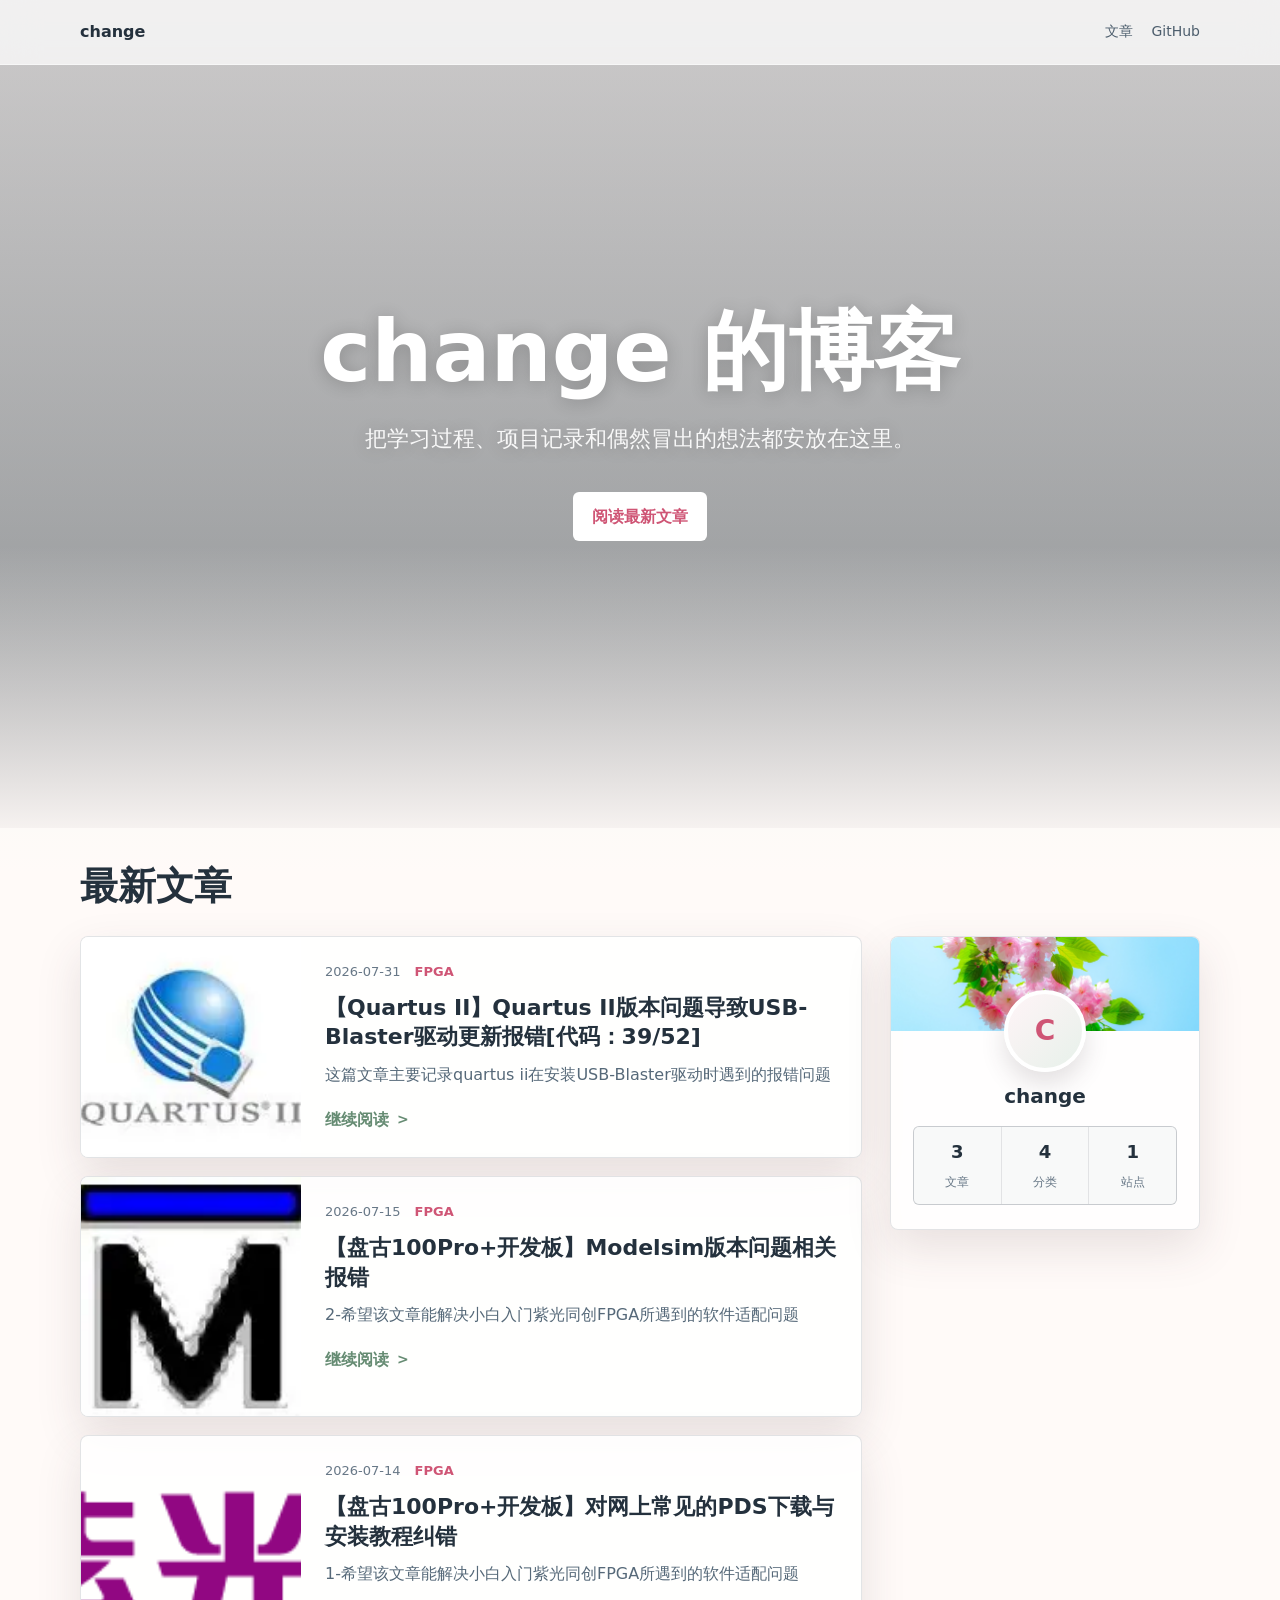
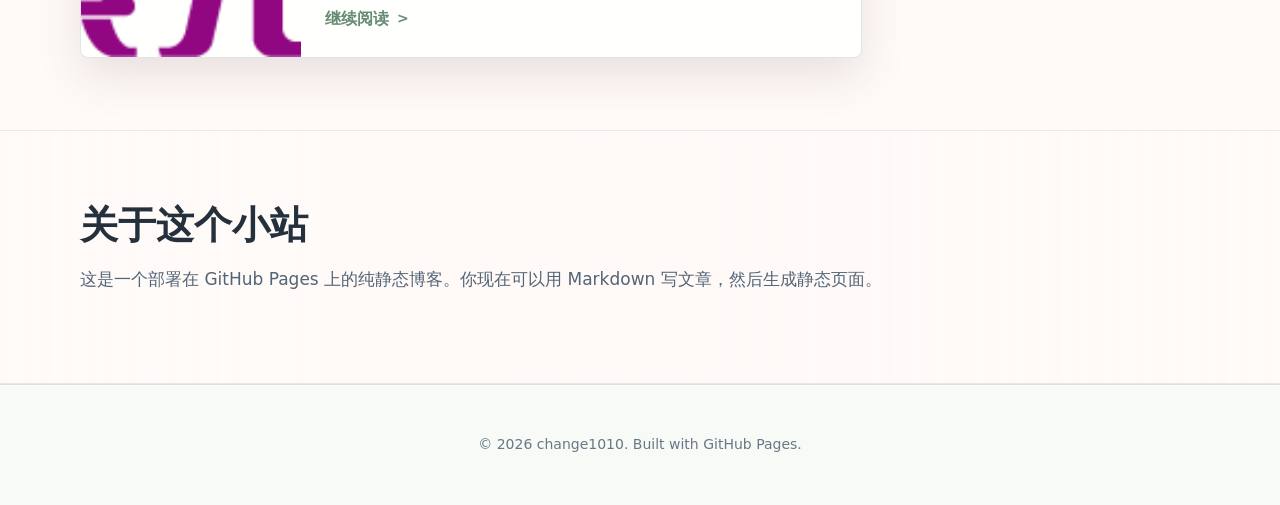
<file: index.html>
﻿<!doctype html>
<html lang="zh-CN">
<head>
  <meta charset="utf-8">
  <meta name="viewport" content="width=device-width, initial-scale=1">
  <meta name="description" content="change1010 personal blog.">
  <title>change1010 Blog</title>
  <link rel="stylesheet" href="assets/style.css">
  <link rel="icon" href="image/favicon.png" type="image/png">
</head>
<body>
<header class="site-header">
  <nav class="nav" aria-label="Main navigation">
    <a class="brand" href="index.html#top">
      <span>change</span>
    </a>
    <div class="nav-links">
      <a href="index.html#posts">&#25991;&#31456;</a>
      <a href="https://github.com/change1010/change-blog">GitHub</a>
    </div>
  </nav>
</header>
  <section class="hero" id="top">
    <span class="petal"></span>
    <span class="petal"></span>
    <span class="petal"></span>
    <span class="petal"></span>
    <span class="petal"></span>
    <div class="hero-content">
      <h1>change &#30340;&#21338;&#23458;</h1>
      <p class="hero-copy">&#25226;&#23398;&#20064;&#36807;&#31243;&#12289;&#39033;&#30446;&#35760;&#24405;&#21644;&#20598;&#28982;&#20882;&#20986;&#30340;&#24819;&#27861;&#37117;&#23433;&#25918;&#22312;&#36825;&#37324;&#12290;</p>
      <div class="hero-actions">
        <a class="button primary" href="#posts">&#38405;&#35835;&#26368;&#26032;&#25991;&#31456;</a>
      </div>
    </div>
  </section>

  <main>
    <section class="section" id="posts">
      <div class="section-heading">
        <div>
          <h2>&#26368;&#26032;&#25991;&#31456;</h2>
        </div>
      </div>

      <div class="layout">
        <div class="post-list">
          <article class="post-card">
            <img src="https://change1010.github.io/change-blog/image/quartus.webp" alt="【Quartus II】Quartus II版本问题导致USB-Blaster驱动更新报错[代码：39/52]">
            <div class="post-body">
              <div class="meta">
                <span>2026-07-31</span>
                <span class="tag">FPGA</span>
              </div>
              <h3>【Quartus II】Quartus II版本问题导致USB-Blaster驱动更新报错[代码：39/52]</h3>
              <p>这篇文章主要记录quartus ii在安装USB-Blaster驱动时遇到的报错问题</p>
              <a class="read-more" href="articles/2026-07-31-quartus II.html">&#32487;&#32493;&#38405;&#35835;</a>
            </div>
          </article>
          <article class="post-card">
            <img src="https://change1010.github.io/change-blog/image/OIP-C.jpg" alt="【盘古100Pro+开发板】Modelsim版本问题相关报错">
            <div class="post-body">
              <div class="meta">
                <span>2026-07-15</span>
                <span class="tag">FPGA</span>
              </div>
              <h3>【盘古100Pro+开发板】Modelsim版本问题相关报错</h3>
              <p>2-希望该文章能解决小白入门紫光同创FPGA所遇到的软件适配问题</p>
              <a class="read-more" href="articles/2026-07-15-modelsim.html">&#32487;&#32493;&#38405;&#35835;</a>
            </div>
          </article>
          <article class="post-card">
            <img src="https://change1010.github.io/change-blog/image/%E5%B0%8F%E7%B4%AB%E5%B0%BA.png" alt="【盘古100Pro+开发板】对网上常见的PDS下载与安装教程纠错">
            <div class="post-body">
              <div class="meta">
                <span>2026-07-14</span>
                <span class="tag">FPGA</span>
              </div>
              <h3>【盘古100Pro+开发板】对网上常见的PDS下载与安装教程纠错</h3>
              <p>1-希望该文章能解决小白入门紫光同创FPGA所遇到的软件适配问题</p>
              <a class="read-more" href="articles/2026-07-14-PDS Install.html">&#32487;&#32493;&#38405;&#35835;</a>
            </div>
          </article>
        </div>

        <aside class="sidebar" aria-label="Sidebar">
          <section class="panel profile">
            <div class="profile-cover"></div>
            <div class="profile-body">
              <div class="avatar">C</div>
              <h2>change</h2>
              <div class="stats" aria-label="Blog stats">
                <div class="stat"><strong>3</strong><span>&#25991;&#31456;</span></div>
                <div class="stat"><strong>4</strong><span>&#20998;&#31867;</span></div>
                <div class="stat"><strong>1</strong><span>&#31449;&#28857;</span></div>
              </div>
            </div>
          </section>
        </aside>
      </div>
    </section>

    <section class="about-band" id="about">
      <div class="section about-content">
        <div class="about-copy">
          <h2>&#20851;&#20110;&#36825;&#20010;&#23567;&#31449;</h2>
          <p>&#36825;&#26159;&#19968;&#20010;&#37096;&#32626;&#22312; GitHub Pages &#19978;&#30340;&#32431;&#38745;&#24577;&#21338;&#23458;&#12290;&#20320;&#29616;&#22312;&#21487;&#20197;&#29992; Markdown &#20889;&#25991;&#31456;&#65292;&#28982;&#21518;&#29983;&#25104;&#38745;&#24577;&#39029;&#38754;&#12290;</p>
        </div>
      </div>
    </section>
  </main>

  <footer class="site-footer">
    <p>&copy; 2026 change1010. Built with GitHub Pages.</p>
  </footer>
</body>
</html>
</file>
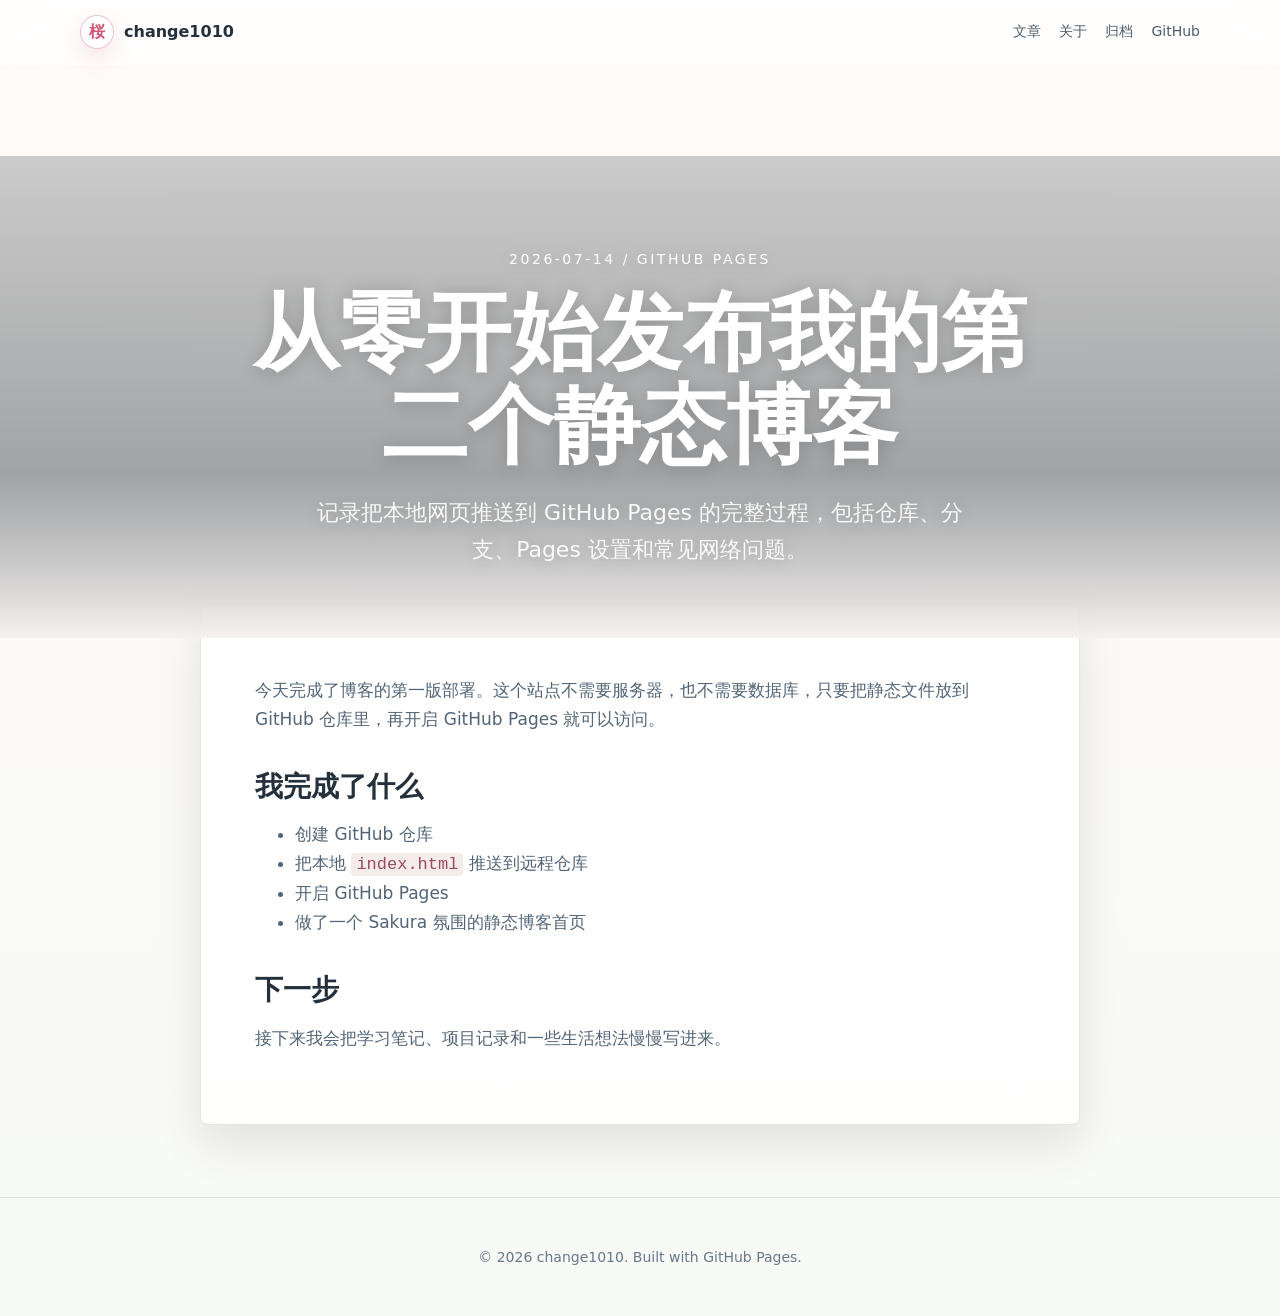
<file: articles/2026-07-14-.html>
﻿<!doctype html>
<html lang="zh-CN">
<head>
  <meta charset="utf-8">
  <meta name="viewport" content="width=device-width, initial-scale=1">
  <meta name="description" content="记录把本地网页推送到 GitHub Pages 的完整过程，包括仓库、分支、Pages 设置和常见网络问题。">
  <title>从零开始发布我的第二个静态博客 - change1010 Blog</title>
  <link rel="stylesheet" href="../assets/style.css">
</head>
<body class="article-page">
<header class="site-header">
  <nav class="nav" aria-label="Main navigation">
    <a class="brand" href="../index.html#top">
      <span class="brand-mark">&#26716;</span>
      <span>change1010</span>
    </a>
    <div class="nav-links">
      <a href="../index.html#posts">&#25991;&#31456;</a>
      <a href="../index.html#about">&#20851;&#20110;</a>
      <a href="../index.html#archive">&#24402;&#26723;</a>
      <a href="https://github.com/change1010/change-blog">GitHub</a>
    </div>
  </nav>
</header>
  <section class="hero article-hero" style="--cover: url('https://images.unsplash.com/photo-1515879218367-8466d910aaa4?auto=format&fit=crop&w=900&q=80')">
    <div class="hero-content">
      <p class="eyebrow">2026-07-14 / GitHub Pages</p>
      <h1>从零开始发布我的第二个静态博客</h1>
      <p class="hero-copy">记录把本地网页推送到 GitHub Pages 的完整过程，包括仓库、分支、Pages 设置和常见网络问题。</p>
    </div>
  </section>
  <main class="article-shell">
    <article class="article-content">
<p>今天完成了博客的第一版部署。这个站点不需要服务器，也不需要数据库，只要把静态文件放到 GitHub 仓库里，再开启 GitHub Pages 就可以访问。</p>
<h2>我完成了什么</h2>
<ul>
<li>创建 GitHub 仓库</li>
<li>把本地 <code>index.html</code> 推送到远程仓库</li>
<li>开启 GitHub Pages</li>
<li>做了一个 Sakura 氛围的静态博客首页</li>
</ul>
<h2>下一步</h2>
<p>接下来我会把学习笔记、项目记录和一些生活想法慢慢写进来。</p>
    </article>
  </main>
  <footer class="site-footer">
    <p>&copy; 2026 change1010. Built with GitHub Pages.</p>
  </footer>
</body>
</html>
</file>
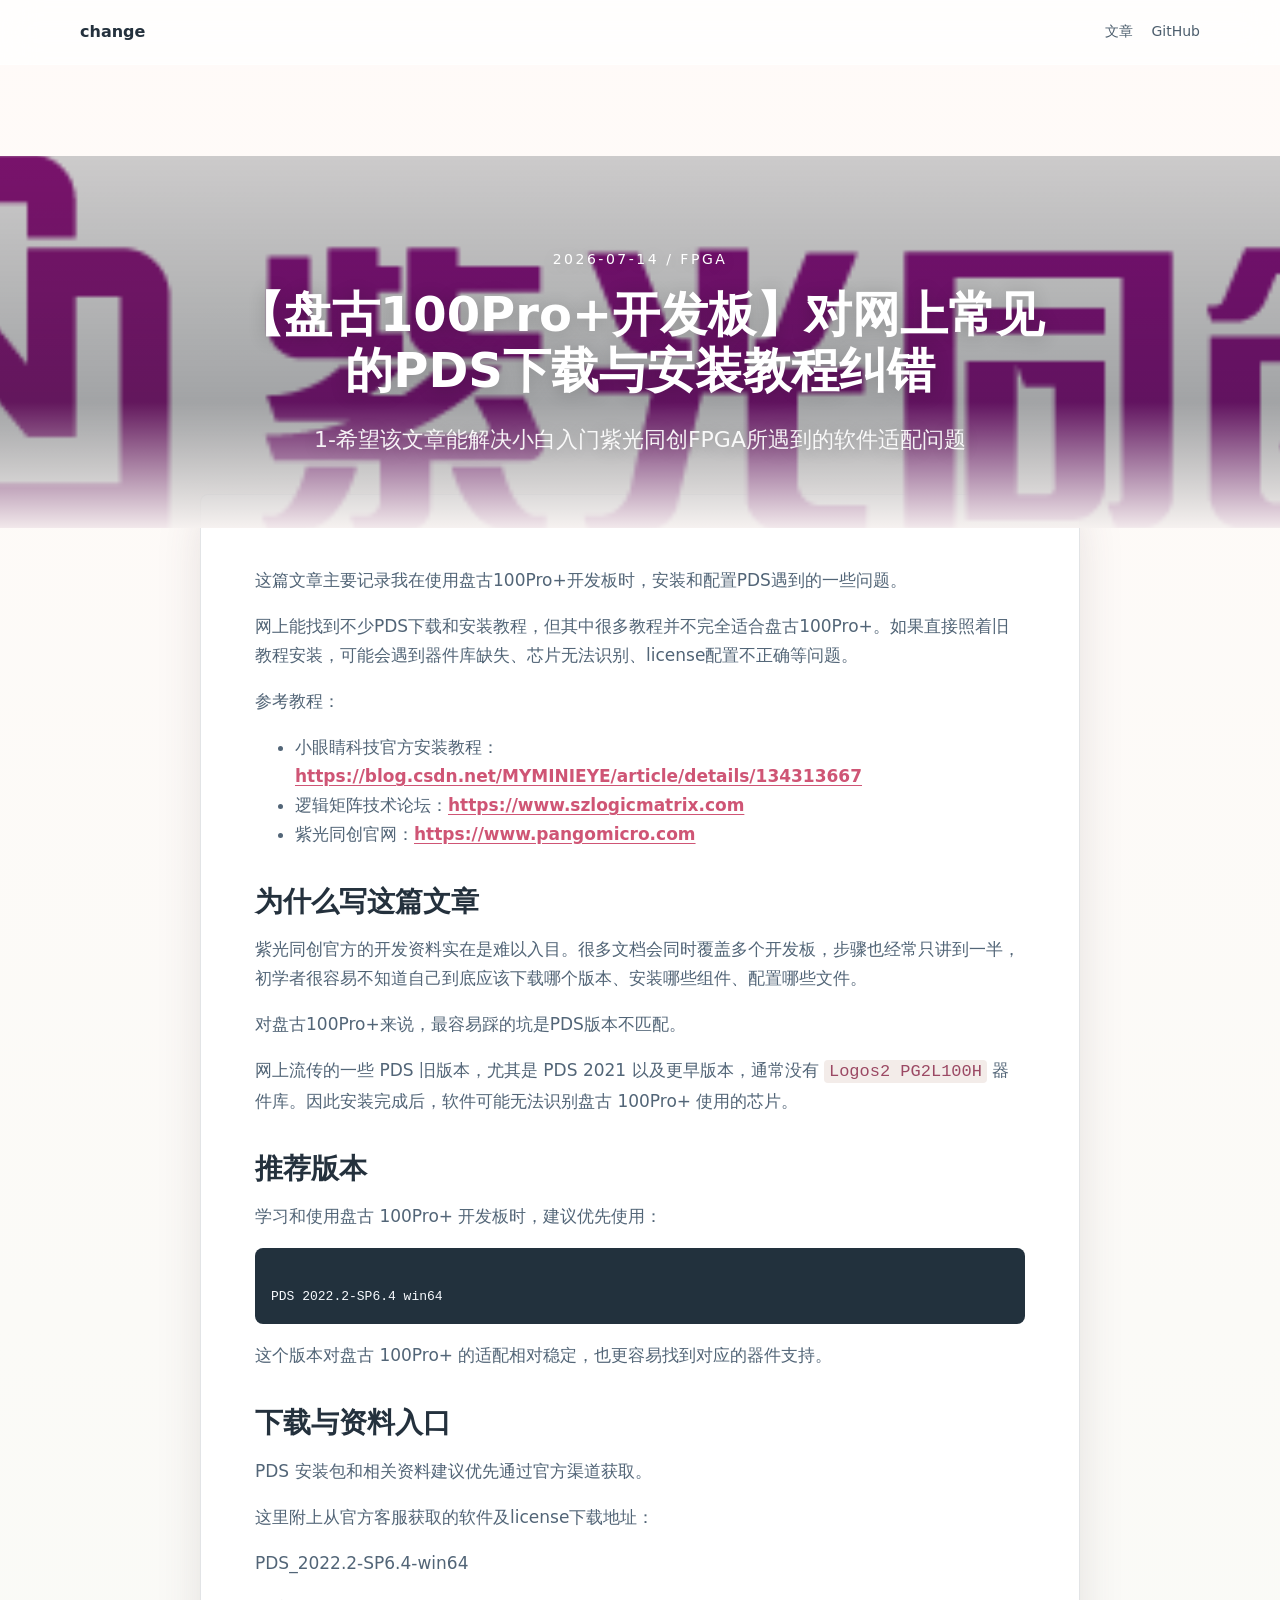
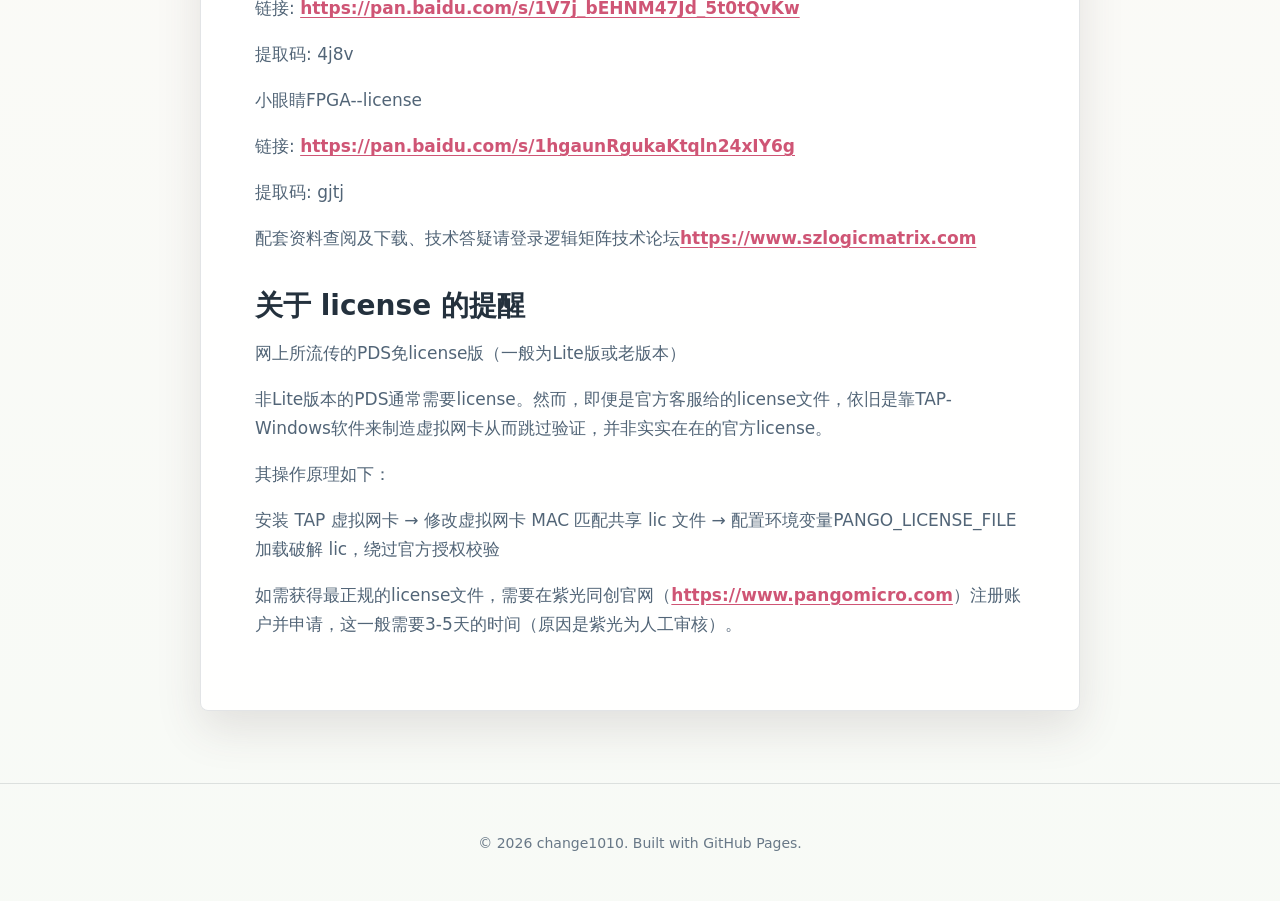
<file: articles/2026-07-14-PDS Install.html>
﻿<!doctype html>
<html lang="zh-CN">
<head>
  <meta charset="utf-8">
  <meta name="viewport" content="width=device-width, initial-scale=1">
  <meta name="description" content="1-希望该文章能解决小白入门紫光同创FPGA所遇到的软件适配问题">
  <title>【盘古100Pro+开发板】对网上常见的PDS下载与安装教程纠错 - change1010 Blog</title>
  <link rel="stylesheet" href="../assets/style.css">
  <link rel="icon" href="../image/favicon.png" type="image/png">
</head>
<body class="article-page">
<header class="site-header">
  <nav class="nav" aria-label="Main navigation">
    <a class="brand" href="../index.html#top">
      <span>change</span>
    </a>
    <div class="nav-links">
      <a href="../index.html#posts">&#25991;&#31456;</a>
      <a href="https://github.com/change1010/change-blog">GitHub</a>
    </div>
  </nav>
</header>
  <section class="hero article-hero" style="--cover: url('https://change1010.github.io/change-blog/image/%E5%B0%8F%E7%B4%AB%E5%B0%BA.png')">
    <div class="hero-content">
      <p class="eyebrow">2026-07-14 / FPGA</p>
      <h1 class="article-title">【盘古100Pro+开发板】对网上常见的PDS下载与安装教程纠错</h1>
      <p class="hero-copy">1-希望该文章能解决小白入门紫光同创FPGA所遇到的软件适配问题</p>
    </div>
  </section>
  <main class="article-shell">
    <article class="article-content">
<p>这篇文章主要记录我在使用盘古100Pro+开发板时，安装和配置PDS遇到的一些问题。</p>
<p>网上能找到不少PDS下载和安装教程，但其中很多教程并不完全适合盘古100Pro+。如果直接照着旧教程安装，可能会遇到器件库缺失、芯片无法识别、license配置不正确等问题。</p>
<p>参考教程：</p>
<ul>
<li>小眼睛科技官方安装教程：<a href="https://blog.csdn.net/MYMINIEYE/article/details/134313667" target="_blank" rel="noopener noreferrer">https://blog.csdn.net/MYMINIEYE/article/details/134313667</a></li>
<li>逻辑矩阵技术论坛：<a href="https://www.szlogicmatrix.com" target="_blank" rel="noopener noreferrer">https://www.szlogicmatrix.com</a></li>
<li>紫光同创官网：<a href="https://www.pangomicro.com" target="_blank" rel="noopener noreferrer">https://www.pangomicro.com</a></li>
</ul>
<h2>为什么写这篇文章</h2>
<p>紫光同创官方的开发资料实在是难以入目。很多文档会同时覆盖多个开发板，步骤也经常只讲到一半，初学者很容易不知道自己到底应该下载哪个版本、安装哪些组件、配置哪些文件。</p>
<p>对盘古100Pro+来说，最容易踩的坑是PDS版本不匹配。</p>
<p>网上流传的一些 PDS 旧版本，尤其是 PDS 2021 以及更早版本，通常没有 <code>Logos2 PG2L100H</code> 器件库。因此安装完成后，软件可能无法识别盘古 100Pro+ 使用的芯片。</p>
<h2>推荐版本</h2>
<p>学习和使用盘古 100Pro+ 开发板时，建议优先使用：</p>
<pre><code>
PDS 2022.2-SP6.4 win64
</code></pre>
<p>这个版本对盘古 100Pro+ 的适配相对稳定，也更容易找到对应的器件支持。</p>
<h2>下载与资料入口</h2>
<p>PDS 安装包和相关资料建议优先通过官方渠道获取。</p>
<p>这里附上从官方客服获取的软件及license下载地址：</p>
<p>PDS_2022.2-SP6.4-win64</p>
<p>链接: <a href="https://pan.baidu.com/s/1V7j_bEHNM47Jd_5t0tQvKw" target="_blank" rel="noopener noreferrer">https://pan.baidu.com/s/1V7j_bEHNM47Jd_5t0tQvKw</a></p>
<p>提取码: 4j8v</p>
<p>小眼睛FPGA--license</p>
<p>链接: <a href="https://pan.baidu.com/s/1hgaunRgukaKtqln24xIY6g" target="_blank" rel="noopener noreferrer">https://pan.baidu.com/s/1hgaunRgukaKtqln24xIY6g</a></p>
<p>提取码: gjtj</p>
<p>配套资料查阅及下载、技术答疑请登录逻辑矩阵技术论坛<a href="https://www.szlogicmatrix.com" target="_blank" rel="noopener noreferrer">https://www.szlogicmatrix.com</a></p>
<h2>关于 license 的提醒</h2>
<p>网上所流传的PDS免license版（一般为Lite版或老版本）</p>
<p>非Lite版本的PDS通常需要license。然而，即便是官方客服给的license文件，依旧是靠TAP-Windows软件来制造虚拟网卡从而跳过验证，并非实实在在的官方license。</p>
<p>其操作原理如下：</p>
<p>安装 TAP 虚拟网卡 → 修改虚拟网卡 MAC 匹配共享 lic 文件 → 配置环境变量PANGO_LICENSE_FILE加载破解 lic，绕过官方授权校验</p>
<p>如需获得最正规的license文件，需要在紫光同创官网（<a href="https://www.pangomicro.com" target="_blank" rel="noopener noreferrer">https://www.pangomicro.com</a>）注册账户并申请，这一般需要3-5天的时间（原因是紫光为人工审核）。</p>
    </article>
  </main>
  <footer class="site-footer">
    <p>&copy; 2026 change1010. Built with GitHub Pages.</p>
  </footer>
</body>
</html>
</file>
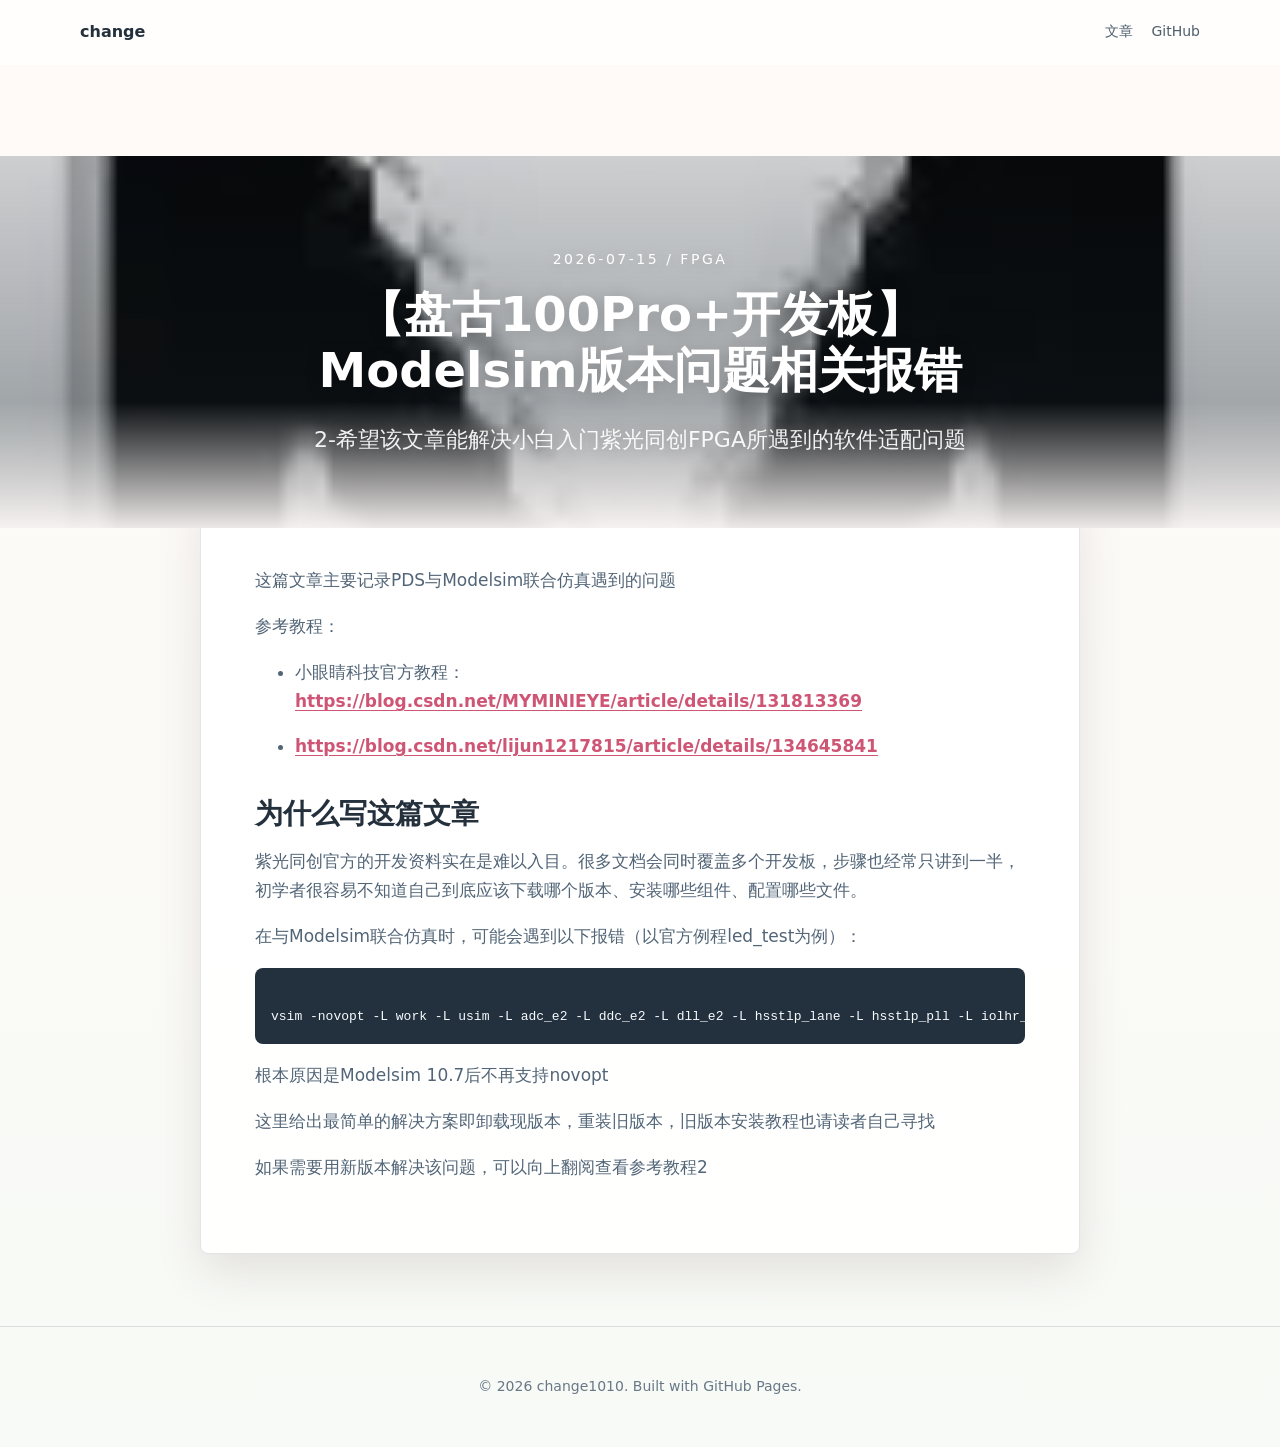
<file: articles/2026-07-15-modelsim.html>
﻿<!doctype html>
<html lang="zh-CN">
<head>
  <meta charset="utf-8">
  <meta name="viewport" content="width=device-width, initial-scale=1">
  <meta name="description" content="2-希望该文章能解决小白入门紫光同创FPGA所遇到的软件适配问题">
  <title>【盘古100Pro+开发板】Modelsim版本问题相关报错 - change1010 Blog</title>
  <link rel="stylesheet" href="../assets/style.css">
  <link rel="icon" href="../image/favicon.png" type="image/png">
</head>
<body class="article-page">
<header class="site-header">
  <nav class="nav" aria-label="Main navigation">
    <a class="brand" href="../index.html#top">
      <span>change</span>
    </a>
    <div class="nav-links">
      <a href="../index.html#posts">&#25991;&#31456;</a>
      <a href="https://github.com/change1010/change-blog">GitHub</a>
    </div>
  </nav>
</header>
  <section class="hero article-hero" style="--cover: url('https://change1010.github.io/change-blog/image/OIP-C.jpg')">
    <div class="hero-content">
      <p class="eyebrow">2026-07-15 / FPGA</p>
      <h1 class="article-title">【盘古100Pro+开发板】Modelsim版本问题相关报错</h1>
      <p class="hero-copy">2-希望该文章能解决小白入门紫光同创FPGA所遇到的软件适配问题</p>
    </div>
  </section>
  <main class="article-shell">
    <article class="article-content">
<p>这篇文章主要记录PDS与Modelsim联合仿真遇到的问题</p>
<p>参考教程：</p>
<ul>
<li>小眼睛科技官方教程：<a href="https://blog.csdn.net/MYMINIEYE/article/details/131813369" target="_blank" rel="noopener noreferrer">https://blog.csdn.net/MYMINIEYE/article/details/131813369</a></li>
</ul>
<ul>
<li><a href="https://blog.csdn.net/lijun1217815/article/details/134645841" target="_blank" rel="noopener noreferrer">https://blog.csdn.net/lijun1217815/article/details/134645841</a></li>
</ul>
<h2>为什么写这篇文章</h2>
<p>紫光同创官方的开发资料实在是难以入目。很多文档会同时覆盖多个开发板，步骤也经常只讲到一半，初学者很容易不知道自己到底应该下载哪个版本、安装哪些组件、配置哪些文件。</p>
<p>在与Modelsim联合仿真时，可能会遇到以下报错（以官方例程led_test为例）：</p>
<pre><code>
vsim -novopt -L work -L usim -L adc_e2 -L ddc_e2 -L dll_e2 -L hsstlp_lane -L hsstlp_pll -L iolhr_dft -L ipal_e1 -L ipal_e2 -L iserdes_e2 -L oserdes_e2 -L pciegen2 tb_led_test usim.GTP_GRS
</code></pre>
<p>根本原因是Modelsim 10.7后不再支持novopt</p>
<p>这里给出最简单的解决方案即卸载现版本，重装旧版本，旧版本安装教程也请读者自己寻找</p>
<p>如果需要用新版本解决该问题，可以向上翻阅查看参考教程2</p>
    </article>
  </main>
  <footer class="site-footer">
    <p>&copy; 2026 change1010. Built with GitHub Pages.</p>
  </footer>
</body>
</html>
</file>
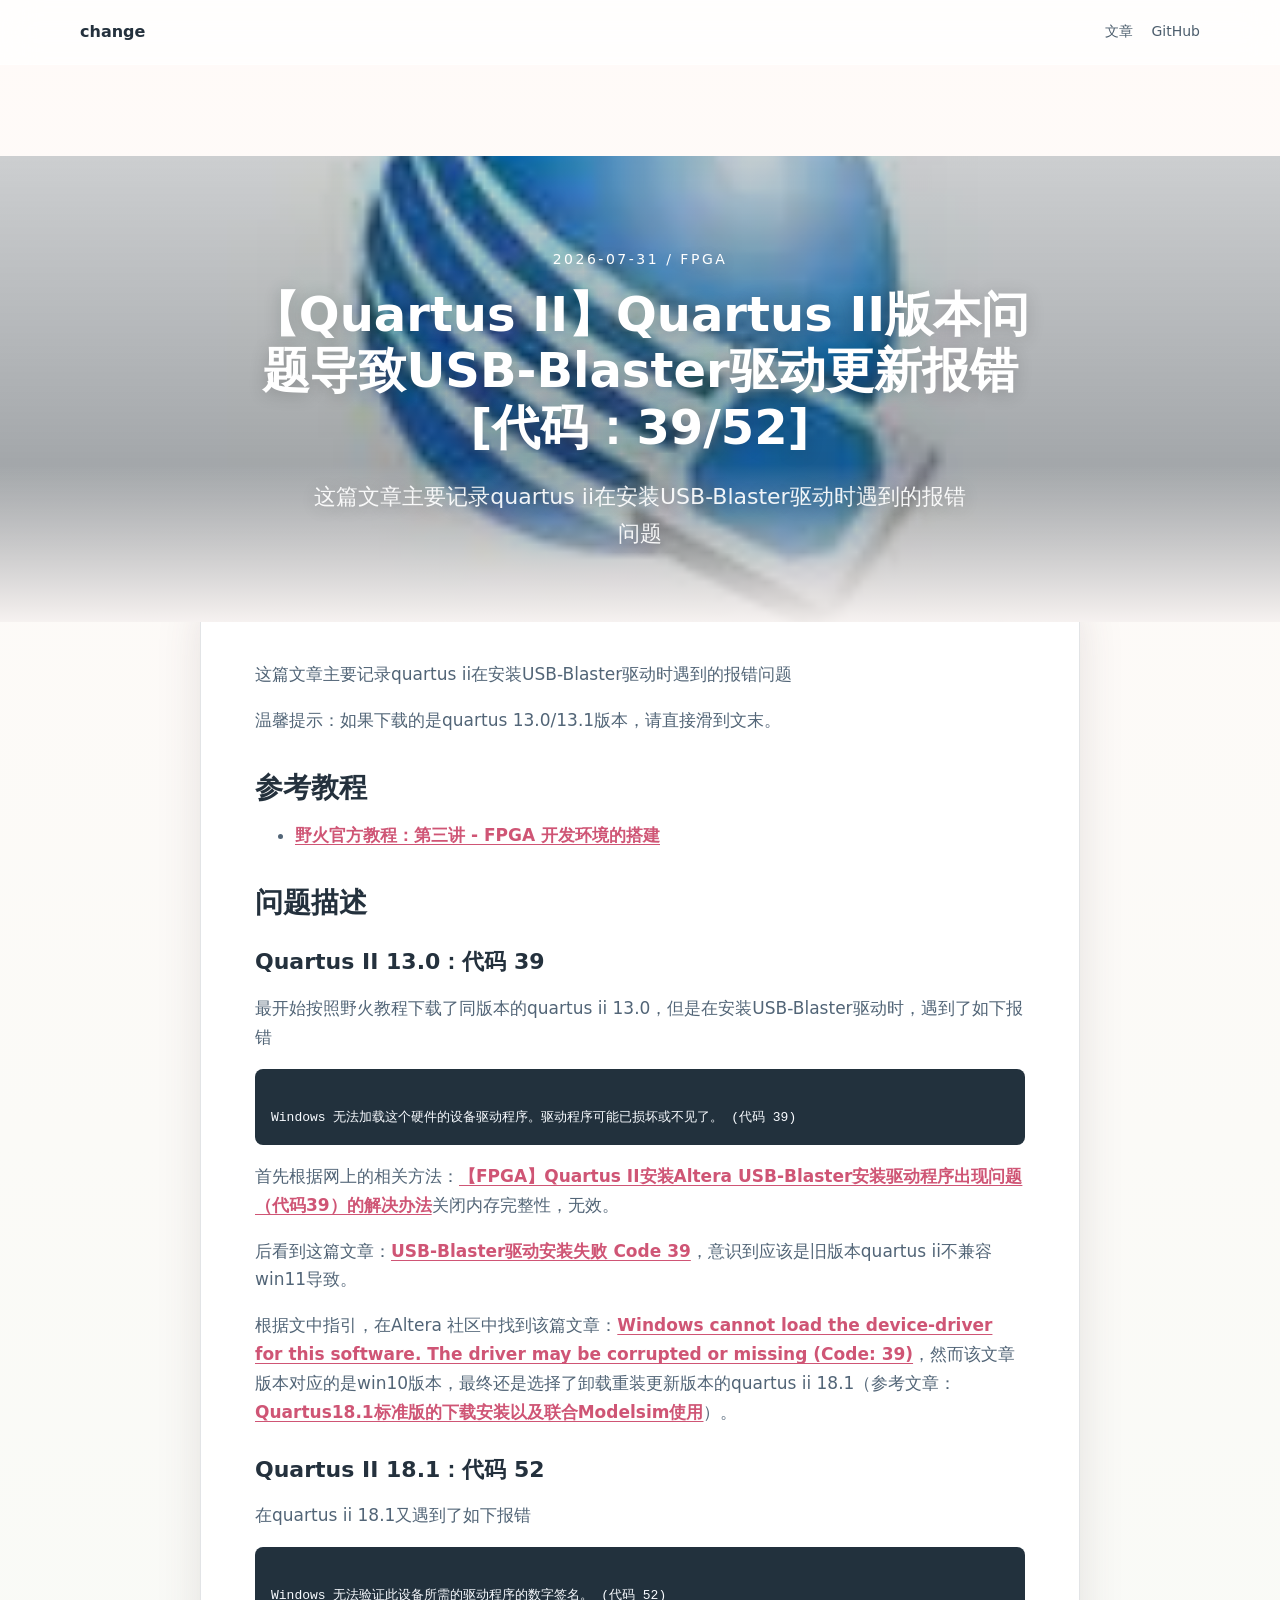
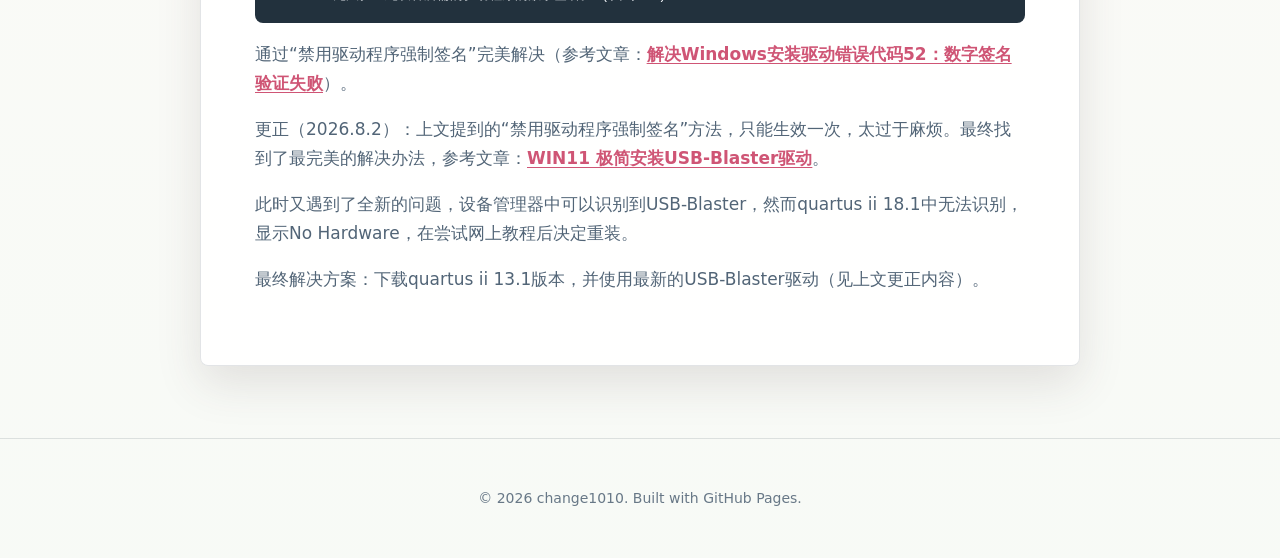
<file: articles/2026-07-31-quartus II.html>
﻿<!doctype html>
<html lang="zh-CN">
<head>
  <meta charset="utf-8">
  <meta name="viewport" content="width=device-width, initial-scale=1">
  <meta name="description" content="这篇文章主要记录quartus ii在安装USB-Blaster驱动时遇到的报错问题">
  <title>【Quartus II】Quartus II版本问题导致USB-Blaster驱动更新报错[代码：39/52] - change1010 Blog</title>
  <link rel="stylesheet" href="../assets/style.css">
  <link rel="icon" href="../image/favicon.png" type="image/png">
</head>
<body class="article-page">
<header class="site-header">
  <nav class="nav" aria-label="Main navigation">
    <a class="brand" href="../index.html#top">
      <span>change</span>
    </a>
    <div class="nav-links">
      <a href="../index.html#posts">&#25991;&#31456;</a>
      <a href="https://github.com/change1010/change-blog">GitHub</a>
    </div>
  </nav>
</header>
  <section class="hero article-hero" style="--cover: url('https://change1010.github.io/change-blog/image/quartus.webp')">
    <div class="hero-content">
      <p class="eyebrow">2026-07-31 / FPGA</p>
      <h1 class="article-title">【Quartus II】Quartus II版本问题导致USB-Blaster驱动更新报错[代码：39/52]</h1>
      <p class="hero-copy">这篇文章主要记录quartus ii在安装USB-Blaster驱动时遇到的报错问题</p>
    </div>
  </section>
  <main class="article-shell">
    <article class="article-content">
<p>这篇文章主要记录quartus ii在安装USB-Blaster驱动时遇到的报错问题</p>
<p>温馨提示：如果下载的是quartus 13.0/13.1版本，请直接滑到文末。</p>
<h2>参考教程</h2>
<ul>
<li><a href="https://www.bilibili.com/video/BV17z411i7er/?vd_source=dd1289d2d54437314cc320323176dba3" target="_blank" rel="noopener noreferrer">野火官方教程：第三讲 - FPGA 开发环境的搭建</a></li>
</ul>
<h2>问题描述</h2>
<h3>Quartus II 13.0：代码 39</h3>
<p>最开始按照野火教程下载了同版本的quartus ii 13.0，但是在安装USB-Blaster驱动时，遇到了如下报错</p>
<pre><code>
Windows 无法加载这个硬件的设备驱动程序。驱动程序可能已损坏或不见了。 (代码 39)
</code></pre>
<p>首先根据网上的相关方法：<a href="https://www.cnblogs.com/Skyrim-sssuuu/p/18817257" target="_blank" rel="noopener noreferrer">【FPGA】Quartus II安装Altera USB-Blaster安装驱动程序出现问题（代码39）的解决办法</a>关闭内存完整性，无效。</p>
<p>后看到这篇文章：<a href="https://blog.csdn.net/u011545492/article/details/115539834" target="_blank" rel="noopener noreferrer">USB-Blaster驱动安装失败 Code 39</a>，意识到应该是旧版本quartus ii不兼容win11导致。</p>
<p>根据文中指引，在Altera 社区中找到该篇文章：<a href="https://community.altera.com/kb/knowledge-base/windows-cannot-load-the-device-driver-for-this-software-the-driver-may-be-corrup/348474" target="_blank" rel="noopener noreferrer">Windows cannot load the device-driver for this software. The driver may be corrupted or missing (Code: 39)</a>，然而该文章版本对应的是win10版本，最终还是选择了卸载重装更新版本的quartus ii 18.1（参考文章：<a href="https://blog.csdn.net/m0_66360845/article/details/145574280" target="_blank" rel="noopener noreferrer">Quartus18.1标准版的下载安装以及联合Modelsim使用</a>）。</p>
<h3>Quartus II 18.1：代码 52</h3>
<p>在quartus ii 18.1又遇到了如下报错</p>
<pre><code>
Windows 无法验证此设备所需的驱动程序的数字签名。 (代码 52)
</code></pre>
<p>通过“禁用驱动程序强制签名”完美解决（参考文章：<a href="https://blog.csdn.net/qq_34255385/article/details/151801277" target="_blank" rel="noopener noreferrer">解决Windows安装驱动错误代码52：数字签名验证失败</a>）。</p>
<p>更正（2026.8.2）：上文提到的“禁用驱动程序强制签名”方法，只能生效一次，太过于麻烦。最终找到了最完美的解决办法，参考文章：<a href="https://blog.csdn.net/Nautiluss/article/details/161118052" target="_blank" rel="noopener noreferrer">WIN11 极简安装USB-Blaster驱动</a>。</p>
<p>此时又遇到了全新的问题，设备管理器中可以识别到USB-Blaster，然而quartus ii 18.1中无法识别，显示No Hardware，在尝试网上教程后决定重装。</p>
<p>最终解决方案：下载quartus ii 13.1版本，并使用最新的USB-Blaster驱动（见上文更正内容）。</p>
    </article>
  </main>
  <footer class="site-footer">
    <p>&copy; 2026 change1010. Built with GitHub Pages.</p>
  </footer>
</body>
</html>
</file>
<file: assets/style.css>
:root {
  color-scheme: light;
  --ink: #24313d;
  --muted: #687887;
  --paper: #fffaf8;
  --surface: rgba(255, 255, 255, 0.86);
  --line: rgba(36, 49, 61, 0.13);
  --sakura: #e78aa2;
  --sakura-strong: #cf5575;
  --leaf: #668c73;
  --sky: #7ea0b8;
  --gold: #be8f42;
  --shadow: 0 18px 45px rgba(74, 57, 62, 0.13);
  font-family: "Microsoft YaHei", "PingFang SC", "Noto Sans SC", system-ui, sans-serif;
}

* {
  box-sizing: border-box;
}

html {
  scroll-behavior: smooth;
}

body {
  margin: 0;
  color: var(--ink);
  background: linear-gradient(180deg, rgba(255, 250, 248, 0.9), rgba(247, 250, 246, 0.95)), var(--paper);
  line-height: 1.7;
}

a {
  color: inherit;
  text-decoration: none;
}

img {
  display: block;
  max-width: 100%;
}

.site-header {
  position: fixed;
  z-index: 20;
  top: 0;
  right: 0;
  left: 0;
  border-bottom: 1px solid rgba(255, 255, 255, 0.46);
  background: rgba(255, 255, 255, 0.72);
  backdrop-filter: blur(18px);
}

.nav {
  display: flex;
  align-items: center;
  justify-content: space-between;
  width: min(1120px, calc(100% - 32px));
  min-height: 64px;
  margin: 0 auto;
  gap: 20px;
}

.brand {
  display: inline-flex;
  align-items: center;
  gap: 10px;
  font-weight: 700;
}

.brand-mark {
  display: grid;
  width: 34px;
  height: 34px;
  place-items: center;
  border: 1px solid rgba(207, 85, 117, 0.35);
  border-radius: 50%;
  background: #fff;
  color: var(--sakura-strong);
  box-shadow: 0 10px 22px rgba(207, 85, 117, 0.16);
}

.nav-links {
  display: flex;
  align-items: center;
  gap: 18px;
  color: #4d5e6d;
  font-size: 14px;
  white-space: nowrap;
}

.nav-links a {
  border-bottom: 2px solid transparent;
  padding: 18px 0 16px;
}

.nav-links a:hover {
  border-color: var(--sakura);
  color: var(--sakura-strong);
}

.hero {
  position: relative;
  display: grid;
  min-height: 92vh;
  place-items: center;
  overflow: hidden;
  padding: 96px 20px 78px;
  color: #fff;
  isolation: isolate;
}

.hero::before {
  position: absolute;
  inset: 0;
  z-index: -2;
  content: "";
  background: linear-gradient(180deg, rgba(28, 37, 45, 0.22), rgba(28, 37, 45, 0.5)), url("https://images.unsplash.com/photo-1522383225653-ed111181a951?auto=format&fit=crop&w=1800&q=85") center / cover;
  transform: scale(1.02);
}

.hero::after {
  position: absolute;
  inset: auto 0 0;
  z-index: -1;
  height: 34%;
  content: "";
  background: linear-gradient(180deg, transparent, rgba(255, 250, 248, 0.92));
}

.hero-content {
  width: min(820px, 100%);
  text-align: center;
  text-shadow: 0 2px 18px rgba(0, 0, 0, 0.2);
}

.eyebrow {
  margin: 0 0 14px;
  font-size: 14px;
  letter-spacing: 0.18em;
  text-transform: uppercase;
}

h1 {
  margin: 0;
  font-size: clamp(42px, 8vw, 86px);
  font-weight: 800;
  line-height: 1.08;
}

.hero-copy {
  width: min(660px, 100%);
  margin: 22px auto 0;
  color: rgba(255, 255, 255, 0.92);
  font-size: clamp(17px, 2.5vw, 22px);
}

.hero-actions {
  display: flex;
  flex-wrap: wrap;
  justify-content: center;
  gap: 12px;
  margin-top: 34px;
}

.button {
  display: inline-flex;
  min-height: 44px;
  align-items: center;
  justify-content: center;
  border: 1px solid rgba(255, 255, 255, 0.56);
  border-radius: 6px;
  padding: 10px 18px;
  background: rgba(255, 255, 255, 0.18);
  color: #fff;
  font-weight: 700;
  backdrop-filter: blur(12px);
}

.button.primary {
  border-color: transparent;
  background: #fff;
  color: var(--sakura-strong);
  text-shadow: none;
}

.petal {
  position: absolute;
  z-index: 1;
  top: -40px;
  width: 14px;
  height: 10px;
  border-radius: 100% 0 100% 0;
  background: rgba(255, 196, 213, 0.84);
  filter: drop-shadow(0 8px 12px rgba(109, 47, 64, 0.12));
  animation: fall 13s linear infinite;
}

.petal:nth-child(1) { left: 8%; animation-delay: 0s; }
.petal:nth-child(2) { left: 22%; animation-delay: 4s; animation-duration: 16s; }
.petal:nth-child(3) { left: 43%; animation-delay: 1.4s; animation-duration: 14s; }
.petal:nth-child(4) { left: 66%; animation-delay: 6s; animation-duration: 17s; }
.petal:nth-child(5) { left: 85%; animation-delay: 2.5s; animation-duration: 15s; }

@keyframes fall {
  0% { transform: translate3d(0, -20px, 0) rotate(0deg); opacity: 0; }
  12% { opacity: 1; }
  100% { transform: translate3d(72px, 105vh, 0) rotate(360deg); opacity: 0; }
}

main {
  margin-top: -36px;
  background: linear-gradient(180deg, rgba(255, 250, 248, 0), var(--paper) 80px);
}

.section {
  width: min(1120px, calc(100% - 32px));
  margin: 0 auto;
  padding: 72px 0;
}

.section-heading {
  display: flex;
  align-items: end;
  justify-content: space-between;
  gap: 24px;
  margin-bottom: 26px;
}

h2 {
  margin: 0;
  font-size: clamp(26px, 4vw, 38px);
  line-height: 1.2;
}

.section-note {
  max-width: 420px;
  margin: 0;
  color: var(--muted);
  font-size: 15px;
}

.layout {
  display: grid;
  grid-template-columns: minmax(0, 1fr) 310px;
  gap: 28px;
  align-items: start;
}

.post-list {
  display: grid;
  gap: 18px;
}

.post-card {
  display: grid;
  grid-template-columns: 220px minmax(0, 1fr);
  overflow: hidden;
  border: 1px solid var(--line);
  border-radius: 8px;
  background: var(--surface);
  box-shadow: var(--shadow);
}

.post-card img {
  width: 100%;
  height: 100%;
  min-height: 190px;
  object-fit: cover;
}

.post-body {
  padding: 24px;
}

.meta {
  display: flex;
  flex-wrap: wrap;
  gap: 8px 14px;
  color: var(--muted);
  font-size: 13px;
}

.tag {
  color: var(--sakura-strong);
  font-weight: 700;
}

h3 {
  margin: 10px 0 9px;
  font-size: 22px;
  line-height: 1.34;
}

.post-body p {
  margin: 0 0 18px;
  color: #566979;
}

.read-more {
  display: inline-flex;
  align-items: center;
  gap: 8px;
  color: var(--leaf);
  font-weight: 700;
}

.read-more::after {
  content: ">";
  font-size: 14px;
}

.sidebar {
  display: grid;
  gap: 18px;
  position: sticky;
  top: 86px;
}

.panel {
  border: 1px solid var(--line);
  border-radius: 8px;
  background: rgba(255, 255, 255, 0.78);
  box-shadow: var(--shadow);
}

.profile {
  overflow: hidden;
}

.profile-cover {
  height: 94px;
  background: url("../image/DSC_0802_compressed.jpg") center / cover;
}

.profile-body {
  padding: 0 22px 24px;
  text-align: center;
}

.avatar {
  display: grid;
  width: 82px;
  height: 82px;
  margin: -41px auto 12px;
  place-items: center;
  border: 4px solid #fff;
  border-radius: 50%;
  background: linear-gradient(135deg, #fff4f7, #e7f1ea);
  color: var(--sakura-strong);
  font-size: 28px;
  font-weight: 800;
  box-shadow: 0 12px 24px rgba(67, 55, 59, 0.15);
}

.profile h2 {
  margin: 0 0 7px;
  font-size: 20px;
}

.profile p {
  margin: 0;
  color: var(--muted);
  font-size: 14px;
}

.stats {
  display: grid;
  grid-template-columns: repeat(3, 1fr);
  gap: 1px;
  margin-top: 18px;
  overflow: hidden;
  border: 1px solid var(--line);
  border-radius: 6px;
  background: var(--line);
}

.stat {
  padding: 10px 6px;
  background: rgba(255, 255, 255, 0.76);
}

.stat strong {
  display: block;
  font-size: 18px;
}

.stat span {
  color: var(--muted);
  font-size: 12px;
}

.panel-body {
  padding: 20px 22px;
}

.panel-title {
  margin: 0 0 12px;
  font-size: 16px;
  font-weight: 800;
}

.archive-list,
.link-list {
  display: grid;
  gap: 10px;
  margin: 0;
  padding: 0;
  list-style: none;
  color: #526577;
  font-size: 14px;
}

.archive-list li,
.link-list a {
  display: flex;
  justify-content: space-between;
  gap: 12px;
  border-bottom: 1px dashed rgba(36, 49, 61, 0.16);
  padding-bottom: 9px;
}

.archive-list li:last-child,
.link-list a:last-child {
  border-bottom: 0;
  padding-bottom: 0;
}

.mood-board {
  display: grid;
  grid-template-columns: repeat(4, 1fr);
  gap: 10px;
  margin-top: 14px;
}

.swatch {
  aspect-ratio: 1;
  border-radius: 7px;
  border: 1px solid rgba(36, 49, 61, 0.12);
}

.swatch:nth-child(1) { background: var(--sakura); }
.swatch:nth-child(2) { background: var(--leaf); }
.swatch:nth-child(3) { background: var(--sky); }
.swatch:nth-child(4) { background: var(--gold); }

.about-band {
  background: linear-gradient(90deg, rgba(255, 250, 248, 0.96), rgba(255, 250, 248, 0.72)), url("https://images.unsplash.com/photo-1522748906645-95d8adfd52c7?auto=format&fit=crop&w=1600&q=82") center / cover;
  border-block: 1px solid rgba(36, 49, 61, 0.09);
}

.about-content {
  display: grid;
  align-items: center;
}

.about-copy p {
  color: #526577;
  font-size: 17px;
}

.timeline {
  display: grid;
  gap: 14px;
  margin: 0;
  padding: 0;
  list-style: none;
}

.timeline li {
  border-left: 3px solid var(--sakura);
  padding: 2px 0 2px 14px;
  color: #4b5f70;
}

.timeline strong {
  display: block;
  color: var(--ink);
}

.article-page {
  padding-top: 92px;
}

.article-hero {
  min-height: 360px;
  margin-top: 64px;
  padding: 92px 20px 70px;
}

.article-hero::before {
  background: linear-gradient(180deg, rgba(28, 37, 45, 0.22), rgba(28, 37, 45, 0.5)), var(--cover) center / cover;
}

.article-title {
  font-size: clamp(28px, 5vw, 48px);
  line-height: 1.18;
}

.article-shell {
  width: min(880px, calc(100% - 32px));
  margin: -34px auto 72px;
  border: 1px solid var(--line);
  border-radius: 8px;
  background: rgba(255, 255, 255, 0.9);
  box-shadow: var(--shadow);
}

.article-content {
  padding: clamp(24px, 5vw, 54px);
}

.article-content h1 {
  margin: 0 0 18px;
  color: var(--ink);
  font-size: clamp(32px, 6vw, 54px);
}

.article-content h2 {
  margin-top: 36px;
  margin-bottom: 12px;
  font-size: 28px;
}

.article-content h3 {
  margin-top: 28px;
}

.article-content p,
.article-content li {
  color: #526577;
  font-size: 17px;
}

.article-content code {
  border-radius: 4px;
  padding: 2px 5px;
  background: #f3ece9;
  color: #9b4964;
}

.article-content a {
  color: var(--sakura-strong);
  font-weight: 700;
  text-decoration: underline;
  text-underline-offset: 3px;
}

.article-content a:hover {
  color: var(--leaf);
}

.article-content pre {
  overflow-x: auto;
  border-radius: 8px;
  padding: 16px;
  background: #22313d;
  color: #f8fbff;
}

.article-content pre code {
  padding: 0;
  background: transparent;
  color: inherit;
}

.site-footer {
  border-top: 1px solid var(--line);
  padding: 34px 20px;
  color: var(--muted);
  text-align: center;
  font-size: 14px;
}

@media (max-width: 860px) {
  .nav {
    align-items: flex-start;
    flex-direction: column;
    gap: 2px;
    padding: 12px 0;
  }

  .nav-links {
    width: 100%;
    overflow-x: auto;
    gap: 16px;
  }

  .nav-links a {
    padding: 4px 0 10px;
  }

  .hero {
    min-height: 88vh;
    padding-top: 132px;
  }

  .section-heading,
  .about-content {
    align-items: start;
    grid-template-columns: 1fr;
  }

  .layout {
    grid-template-columns: 1fr;
  }

  .sidebar {
    position: static;
  }
}

@media (max-width: 640px) {
  .section {
    width: min(100% - 24px, 1120px);
    padding: 52px 0;
  }

  .post-card {
    grid-template-columns: 1fr;
  }

  .post-card img {
    height: 190px;
    min-height: 0;
  }

  .post-body {
    padding: 20px;
  }

  .hero-actions {
    align-items: stretch;
    flex-direction: column;
  }

  .button {
    width: 100%;
  }
}
</file>
